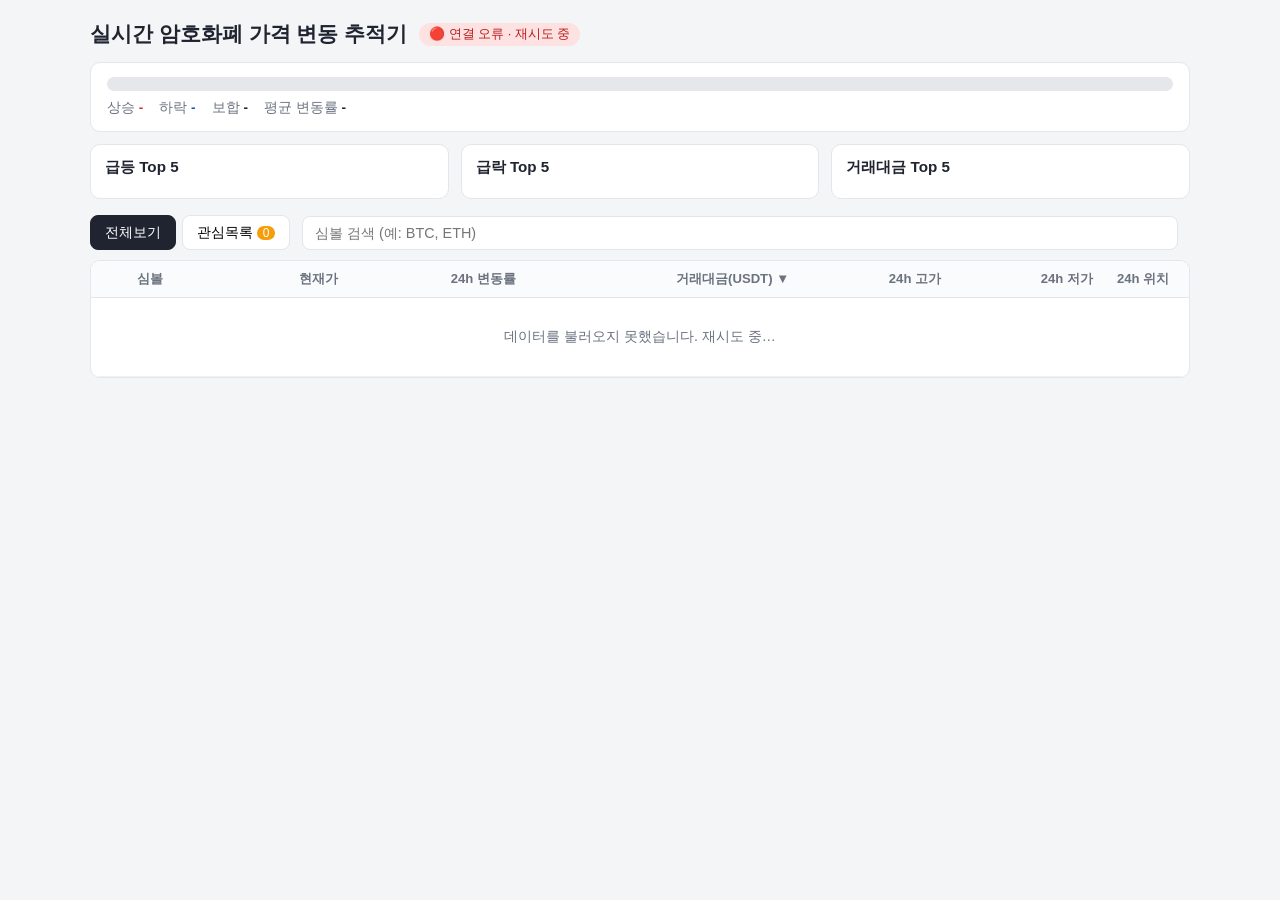
<file: JavaScript/day3/index.html>
<!DOCTYPE html>
<html lang="ko">
  <head>
    <meta charset="UTF-8" />
    <meta name="viewport" content="width=device-width, initial-scale=1.0" />
    <title>실시간 암호화폐 가격 변동 추적기 (3일차)</title>
    <link rel="stylesheet" href="style.css" />
  </head>
  <body>
    <header class="app-header">
      <div class="title-row">
        <h1>실시간 암호화폐 가격 변동 추적기</h1>
        <span id="status" class="status">연결 중…</span>
      </div>

      <!-- [기능 2] 시장 동향: 상승/하락 폭 + 평균 변동률 -->
      <div class="market" id="market">
        <div class="market-breadth">
          <div class="breadth-bar">
            <span class="breadth-up" id="breadthUp"></span>
            <span class="breadth-down" id="breadthDown"></span>
          </div>
          <div class="breadth-legend">
            <span class="up">상승 <b id="countUp">-</b></span>
            <span class="down">하락 <b id="countDown">-</b></span>
            <span class="flat">보합 <b id="countFlat">-</b></span>
            <span class="avg">평균 변동률 <b id="avgChange">-</b></span>
          </div>
        </div>
      </div>

      <!-- [기능 2] 시장 동향: Top 상승/하락, 거래대금 상위 -->
      <div class="boards">
        <div class="board">
          <h2>급등 Top 5</h2>
          <ul id="boardGainers"></ul>
        </div>
        <div class="board">
          <h2>급락 Top 5</h2>
          <ul id="boardLosers"></ul>
        </div>
        <div class="board">
          <h2>거래대금 Top 5</h2>
          <ul id="boardVolume"></ul>
        </div>
      </div>
    </header>

    <div class="toolbar">
      <!-- 필수: 전체보기 / 관심목록 탭 분리 -->
      <div class="tabs">
        <button type="button" class="tab active" data-tab="all">전체보기</button>
        <button type="button" class="tab" data-tab="fav">
          관심목록 <span class="badge" id="favCount">0</span>
        </button>
      </div>
      <!-- 필수: 검색 -->
      <input
        type="search"
        id="search"
        class="search"
        placeholder="심볼 검색 (예: BTC, ETH)"
        autocomplete="off"
      />
      <span id="updated" class="updated"></span>
    </div>

    <div class="table-wrap">
      <table class="coin-table">
        <thead>
          <tr>
            <th class="col-fav" aria-label="관심"></th>
            <!-- [기능 3] 정렬 가능한 헤더 -->
            <th class="col-symbol sortable" data-sort="symbol">심볼</th>
            <th class="num sortable" data-sort="lastPrice">현재가</th>
            <th class="num sortable" data-sort="priceChangePercent">24h 변동률</th>
            <th class="num sortable" data-sort="quoteVolume">거래대금(USDT)</th>
            <th class="num sortable" data-sort="highPrice">24h 고가</th>
            <th class="num sortable" data-sort="lowPrice">24h 저가</th>
            <th class="col-range" title="24h 저가~고가 중 현재가 위치">24h 위치</th>
          </tr>
        </thead>
        <tbody id="tbody">
          <tr class="empty-row">
            <td colspan="8">데이터를 불러오는 중…</td>
          </tr>
        </tbody>
      </table>
    </div>

    <!-- [기능 1] 종목 상세 + 기술적 지표 (SMA20/50, RSI14) -->
    <div class="detail" id="detail" hidden>
      <div class="detail-box">
        <button type="button" class="detail-close" id="detailClose" aria-label="닫기">✕</button>
        <div class="detail-head">
          <h2 id="detailTitle">—</h2>
          <div class="detail-price" id="detailPrice"></div>
        </div>

        <div class="interval-buttons" id="intervalButtons">
          <button type="button" data-interval="15m">15분</button>
          <button type="button" data-interval="1h" class="active">1시간</button>
          <button type="button" data-interval="4h">4시간</button>
          <button type="button" data-interval="1d">1일</button>
        </div>

        <svg
          id="chart"
          class="chart"
          viewBox="0 0 640 240"
          preserveAspectRatio="none"
          role="img"
          aria-label="가격 차트"
        ></svg>
        <div class="chart-legend">
          <span class="k-price">종가</span>
          <span class="k-sma20">SMA 20</span>
          <span class="k-sma50">SMA 50</span>
          <span class="k-band">볼린저(20,2σ)</span>
          <span class="k-vol">거래량</span>
        </div>

        <div class="indicators" id="indicators"></div>
        <p class="detail-note" id="detailNote"></p>
      </div>
    </div>

    <script src="app.js"></script>
  </body>
</html>
</file>
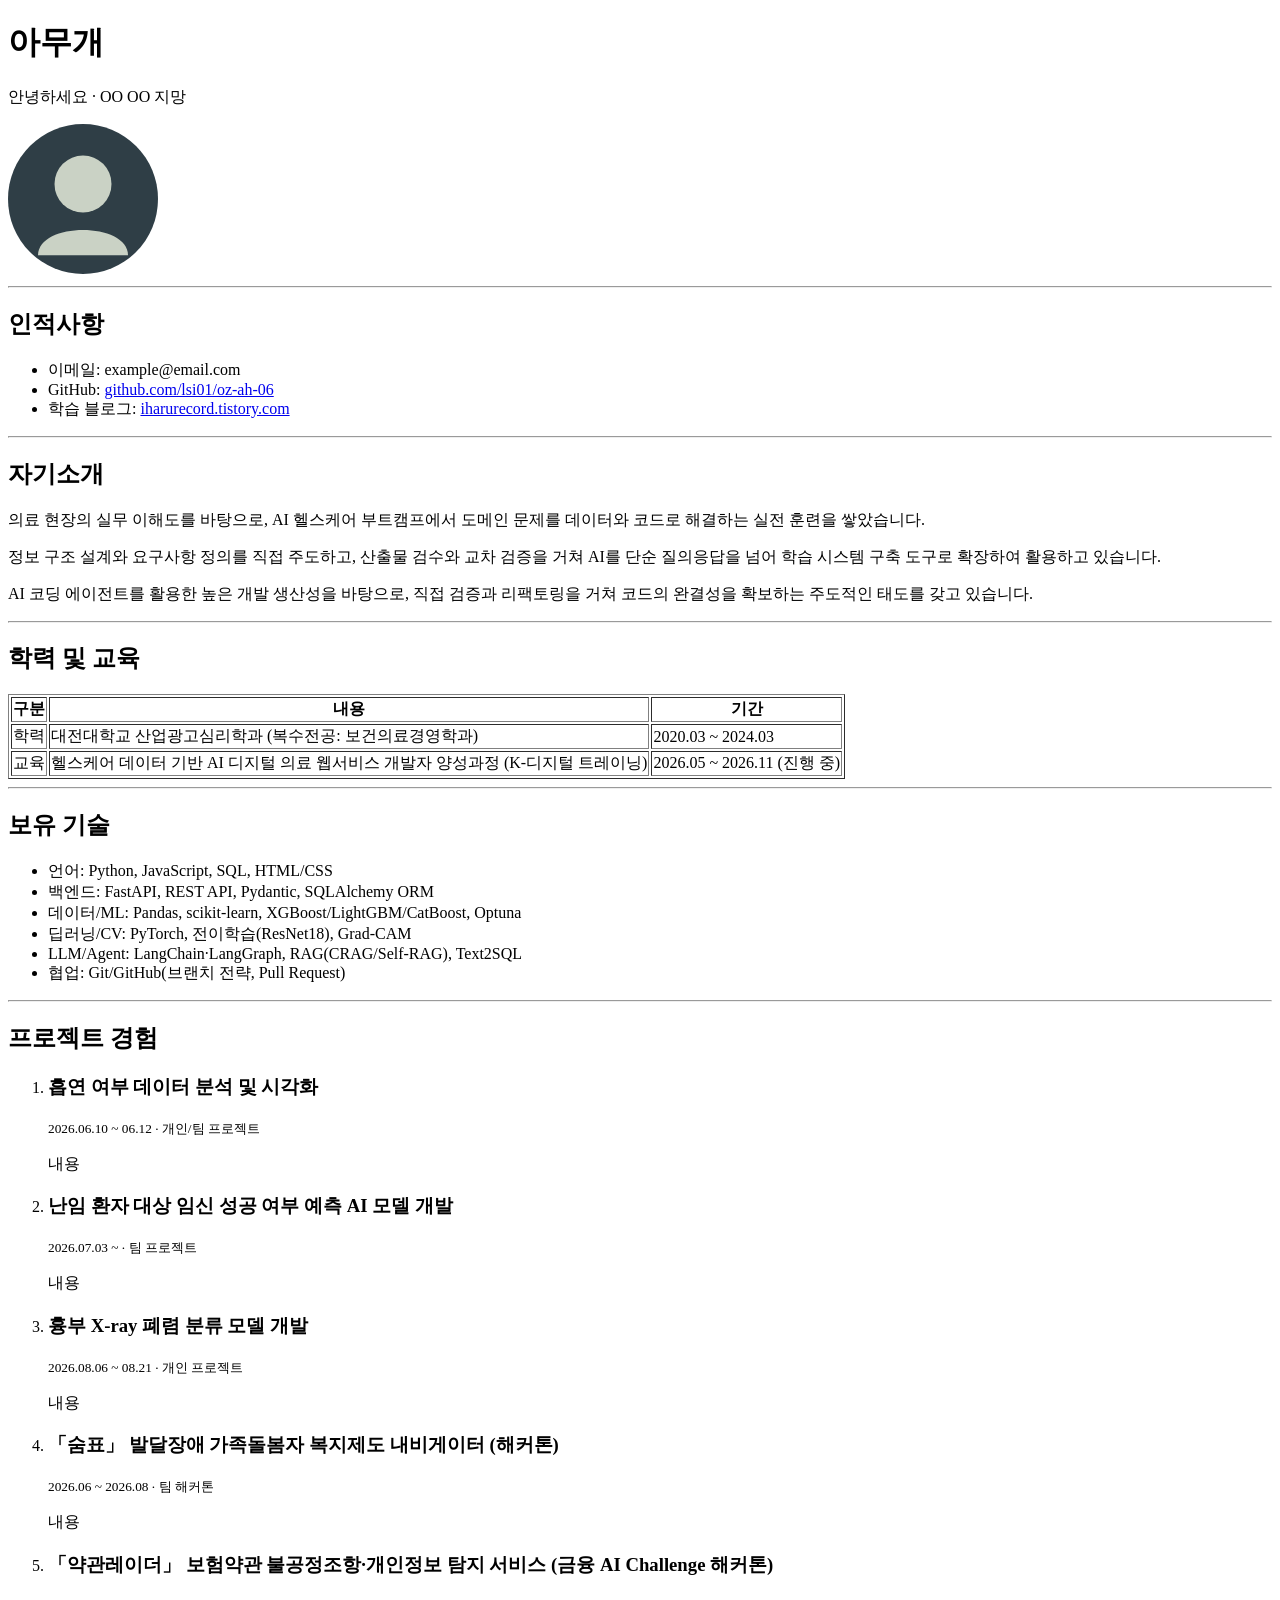
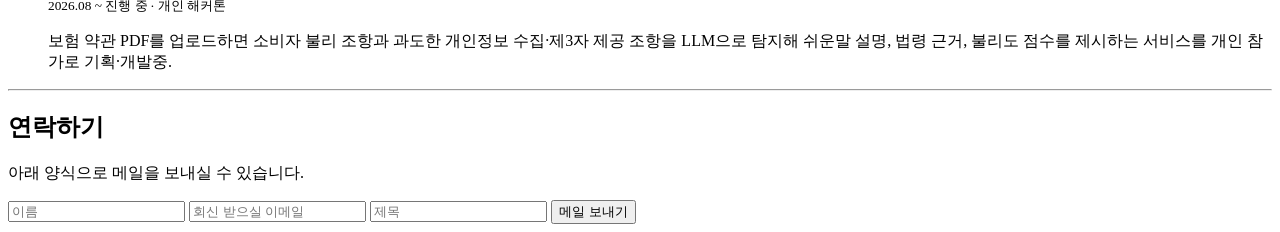
<file: HTML_CSS/day1/resume.html>
<!DOCTYPE html>
<html lang="ko">
<head>
  <meta charset="UTF-8">
  <meta name="viewport" content="width=device-width, initial-scale=1.0">
  <title>아무개 - 이력서</title>
</head>
<body>

  <h1>아무개</h1>
  <p>안녕하세요 · OO OO 지망</p>

  <img src="./profile.svg" alt="프로필 사진" width="150">

  <hr>

  <h2>인적사항</h2>
  <ul>
    <li>이메일: example@email.com</li>
    <li>GitHub: <a href="https://github.com/lsi01/oz-ah-06">github.com/lsi01/oz-ah-06</a></li>
    <li>학습 블로그: <a href="https://iharurecord.tistory.com/">iharurecord.tistory.com</a></li>
  </ul>

  <hr>

  <h2>자기소개</h2>
  <p>의료 현장의 실무 이해도를 바탕으로, AI 헬스케어 부트캠프에서 도메인 문제를 데이터와 코드로 해결하는 실전 훈련을 쌓았습니다.</p>
  <p>정보 구조 설계와 요구사항 정의를 직접 주도하고, 산출물 검수와 교차 검증을 거쳐 AI를 단순 질의응답을 넘어 학습 시스템 구축 도구로 확장하여 활용하고 있습니다.</p>
  <p>AI 코딩 에이전트를 활용한 높은 개발 생산성을 바탕으로, 직접 검증과 리팩토링을 거쳐 코드의 완결성을 확보하는 주도적인 태도를 갖고 있습니다.</p>

  <hr>

  <h2>학력 및 교육</h2>
  <table border="1">
    <thead>
      <tr>
        <th>구분</th>
        <th>내용</th>
        <th>기간</th>
      </tr>
    </thead>
    <tbody>
      <tr>
        <td>학력</td>
        <td>대전대학교 산업광고심리학과 (복수전공: 보건의료경영학과)</td>
        <td>2020.03 ~ 2024.03</td>
      </tr>
      <tr>
        <td>교육</td>
        <td>헬스케어 데이터 기반 AI 디지털 의료 웹서비스 개발자 양성과정 (K-디지털 트레이닝)</td>
        <td>2026.05 ~ 2026.11 (진행 중)</td>
      </tr>
    </tbody>
  </table>

  <hr>

  <h2>보유 기술</h2>
  <ul>
    <li>언어: Python, JavaScript, SQL, HTML/CSS</li>
    <li>백엔드: FastAPI, REST API, Pydantic, SQLAlchemy ORM</li>
    <li>데이터/ML: Pandas, scikit-learn, XGBoost/LightGBM/CatBoost, Optuna</li>
    <li>딥러닝/CV: PyTorch, 전이학습(ResNet18), Grad-CAM</li>
    <li>LLM/Agent: LangChain·LangGraph, RAG(CRAG/Self-RAG), Text2SQL</li>
    <li>협업: Git/GitHub(브랜치 전략, Pull Request)</li>
  </ul>

  <hr>

  <h2>프로젝트 경험</h2>

  <ol>
    <li>
      <h3>흡연 여부 데이터 분석 및 시각화</h3>
      <p><small>2026.06.10 ~ 06.12 · 개인/팀 프로젝트</small></p>
      <p> 내용 </p>
    </li>
    <li>
      <h3>난임 환자 대상 임신 성공 여부 예측 AI 모델 개발</h3>
      <p><small>2026.07.03 ~  · 팀 프로젝트</small></p>
      <p> 내용 </p>
    </li>
    <li>
      <h3>흉부 X-ray 폐렴 분류 모델 개발</h3>
      <p><small>2026.08.06 ~ 08.21 · 개인 프로젝트</small></p>
      <p> 내용 </p>
    </li>
     <li>
      <h3>「숨표」 발달장애 가족돌봄자 복지제도 내비게이터 (해커톤)</h3>
      <p><small>2026.06 ~ 2026.08 · 팀 해커톤</small></p>
      <p> 내용 </p>
    </li>
    <li>
      <h3>「약관레이더」 보험약관 불공정조항·개인정보 탐지 서비스 (금융 AI Challenge 해커톤)</h3>
      <p><small>2026.08 ~ 진행 중 · 개인 해커톤</small></p>
      <p>보험 약관 PDF를 업로드하면 소비자 불리 조항과 과도한 개인정보 수집·제3자 제공 조항을 LLM으로 탐지해 쉬운말 설명, 법령 근거, 불리도 점수를 제시하는 서비스를 개인 참가로 기획·개발중.</p>
    </li>
  </ol>

  <hr>

  <h2>연락하기</h2>
  <p>아래 양식으로 메일을 보내실 수 있습니다.</p>

  <form action="mailto:example@email.com" method="post" enctype="text/plain">
    <input type="text" name="name" placeholder="이름">
    <input type="email" name="email" placeholder="회신 받으실 이메일">
    <input type="text" name="subject" placeholder="제목">
    <button type="submit">메일 보내기</button>
  </form>

</body>
</html>
</file>
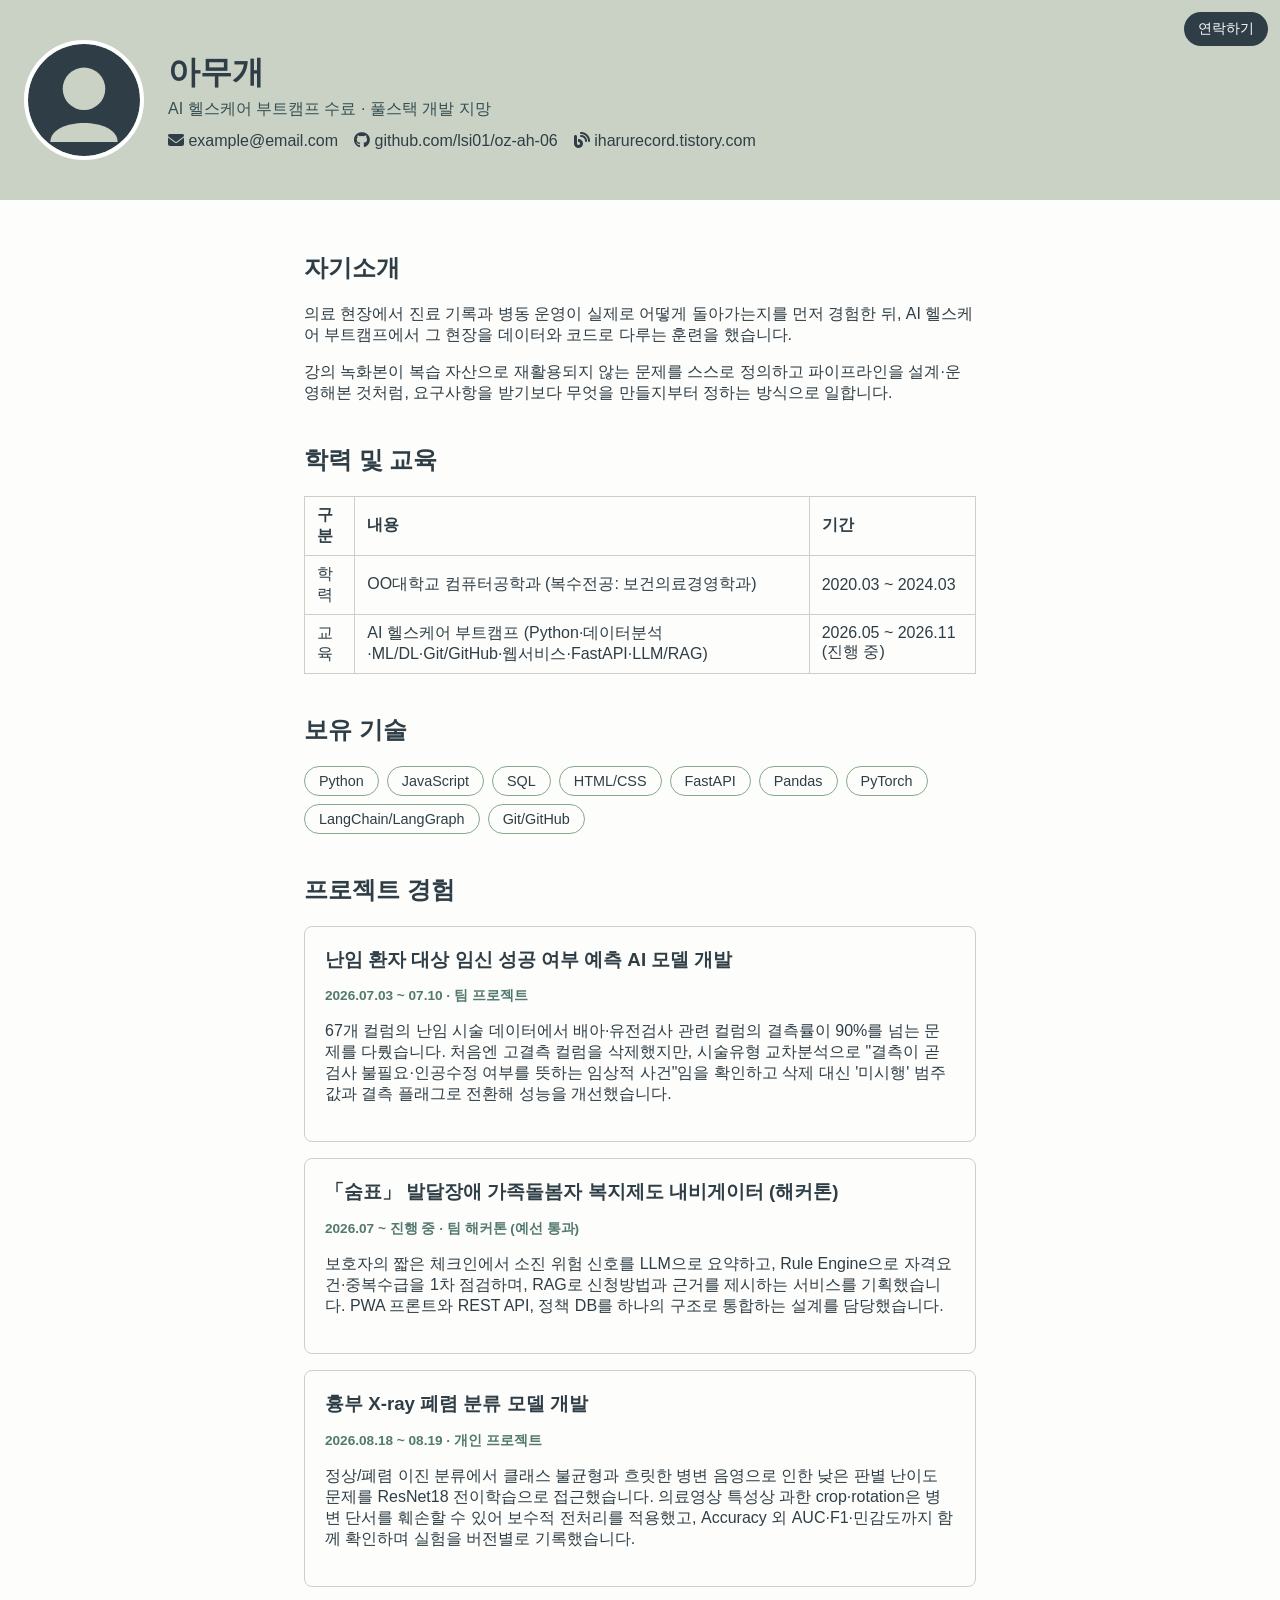
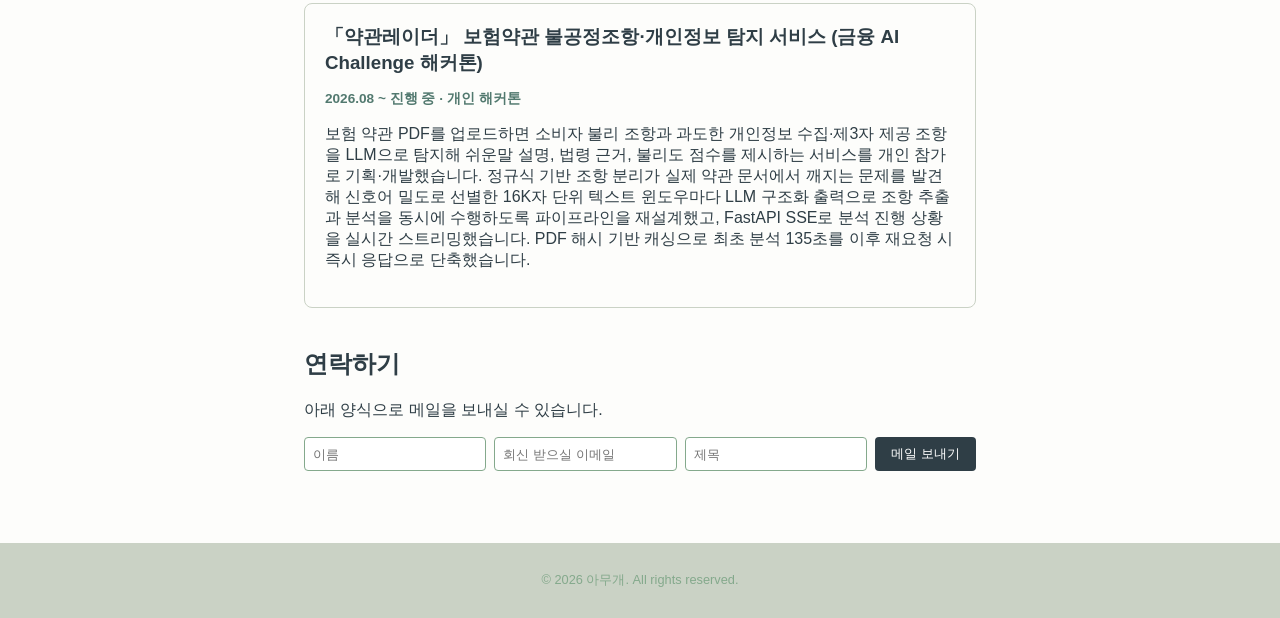
<file: HTML_CSS/day2/resume.html>
<!DOCTYPE html>
<html lang="ko">
<head>
  <meta charset="UTF-8">
  <meta name="viewport" content="width=device-width, initial-scale=1.0">
  <title>아무개 - 이력서</title>
  <link rel="stylesheet" href="https://cdnjs.cloudflare.com/ajax/libs/font-awesome/6.5.1/css/all.min.css">
  <link rel="stylesheet" href="./resume_style.css">
</head>
<body>

  <a class="top-link" href="#contact">연락하기</a>

  <header class="site-header">
    <img class="profile-photo" src="./profile.svg" alt="프로필 사진">
    <div class="header-text">
      <h1>아무개</h1>
      <p class="tagline">AI 헬스케어 부트캠프 수료 · 풀스택 개발 지망</p>
      <div class="contacts">
        <a href="mailto:example@email.com"><i class="fa-solid fa-envelope"></i> example@email.com</a>
        <a href="https://github.com/lsi01/oz-ah-06"><i class="fa-brands fa-github"></i> github.com/lsi01/oz-ah-06</a>
        <a href="https://iharurecord.tistory.com/"><i class="fa-solid fa-blog"></i> iharurecord.tistory.com</a>
      </div>
    </div>
  </header>

  <main>
    <section id="about">
      <h2>자기소개</h2>
      <p>의료 현장에서 진료 기록과 병동 운영이 실제로 어떻게 돌아가는지를 먼저 경험한 뒤, AI 헬스케어 부트캠프에서 그 현장을 데이터와 코드로 다루는 훈련을 했습니다.</p>
      <p>강의 녹화본이 복습 자산으로 재활용되지 않는 문제를 스스로 정의하고 파이프라인을 설계·운영해본 것처럼, 요구사항을 받기보다 무엇을 만들지부터 정하는 방식으로 일합니다.</p>
    </section>

    <section id="education">
      <h2>학력 및 교육</h2>
      <table>
        <thead>
          <tr>
            <th>구분</th>
            <th>내용</th>
            <th>기간</th>
          </tr>
        </thead>
        <tbody>
          <tr>
            <td>학력</td>
            <td>OO대학교 컴퓨터공학과 (복수전공: 보건의료경영학과)</td>
            <td>2020.03 ~ 2024.03</td>
          </tr>
          <tr>
            <td>교육</td>
            <td>AI 헬스케어 부트캠프 (Python·데이터분석·ML/DL·Git/GitHub·웹서비스·FastAPI·LLM/RAG)</td>
            <td>2026.05 ~ 2026.11 (진행 중)</td>
          </tr>
        </tbody>
      </table>
    </section>

    <section id="skills">
      <h2>보유 기술</h2>
      <ul class="skill-list">
        <li>Python</li>
        <li>JavaScript</li>
        <li>SQL</li>
        <li>HTML/CSS</li>
        <li>FastAPI</li>
        <li>Pandas</li>
        <li>PyTorch</li>
        <li>LangChain/LangGraph</li>
        <li>Git/GitHub</li>
      </ul>
    </section>

    <section id="projects">
      <h2>프로젝트 경험</h2>
      <ol class="project-list">
        <li class="project-card">
          <h3>난임 환자 대상 임신 성공 여부 예측 AI 모델 개발</h3>
          <p class="project-date">2026.07.03 ~ 07.10 · 팀 프로젝트</p>
          <p>67개 컬럼의 난임 시술 데이터에서 배아·유전검사 관련 컬럼의 결측률이 90%를 넘는 문제를 다뤘습니다. 처음엔 고결측 컬럼을 삭제했지만, 시술유형 교차분석으로 "결측이 곧 검사 불필요·인공수정 여부를 뜻하는 임상적 사건"임을 확인하고 삭제 대신 '미시행' 범주값과 결측 플래그로 전환해 성능을 개선했습니다.</p>
        </li>
        <li class="project-card">
          <h3>「숨표」 발달장애 가족돌봄자 복지제도 내비게이터 (해커톤)</h3>
          <p class="project-date">2026.07 ~ 진행 중 · 팀 해커톤 (예선 통과)</p>
          <p>보호자의 짧은 체크인에서 소진 위험 신호를 LLM으로 요약하고, Rule Engine으로 자격요건·중복수급을 1차 점검하며, RAG로 신청방법과 근거를 제시하는 서비스를 기획했습니다. PWA 프론트와 REST API, 정책 DB를 하나의 구조로 통합하는 설계를 담당했습니다.</p>
        </li>
        <li class="project-card">
          <h3>흉부 X-ray 폐렴 분류 모델 개발</h3>
          <p class="project-date">2026.08.18 ~ 08.19 · 개인 프로젝트</p>
          <p>정상/폐렴 이진 분류에서 클래스 불균형과 흐릿한 병변 음영으로 인한 낮은 판별 난이도 문제를 ResNet18 전이학습으로 접근했습니다. 의료영상 특성상 과한 crop·rotation은 병변 단서를 훼손할 수 있어 보수적 전처리를 적용했고, Accuracy 외 AUC·F1·민감도까지 함께 확인하며 실험을 버전별로 기록했습니다.</p>
        </li>
        <li class="project-card">
          <h3>「약관레이더」 보험약관 불공정조항·개인정보 탐지 서비스 (금융 AI Challenge 해커톤)</h3>
          <p class="project-date">2026.08 ~ 진행 중 · 개인 해커톤</p>
          <p>보험 약관 PDF를 업로드하면 소비자 불리 조항과 과도한 개인정보 수집·제3자 제공 조항을 LLM으로 탐지해 쉬운말 설명, 법령 근거, 불리도 점수를 제시하는 서비스를 개인 참가로 기획·개발했습니다. 정규식 기반 조항 분리가 실제 약관 문서에서 깨지는 문제를 발견해 신호어 밀도로 선별한 16K자 단위 텍스트 윈도우마다 LLM 구조화 출력으로 조항 추출과 분석을 동시에 수행하도록 파이프라인을 재설계했고, FastAPI SSE로 분석 진행 상황을 실시간 스트리밍했습니다. PDF 해시 기반 캐싱으로 최초 분석 135초를 이후 재요청 시 즉시 응답으로 단축했습니다.</p>
        </li>
      </ol>
    </section>

    <section id="contact">
      <h2>연락하기</h2>
      <p>아래 양식으로 메일을 보내실 수 있습니다.</p>
      <form action="mailto:example@email.com" method="post" enctype="text/plain">
        <input type="text" name="name" placeholder="이름">
        <input type="email" name="email" placeholder="회신 받으실 이메일">
        <input type="text" name="subject" placeholder="제목">
        <button type="submit">메일 보내기</button>
      </form>
    </section>
  </main>

  <footer>
    <p>&copy; 2026 아무개. All rights reserved.</p>
  </footer>

</body>
</html>
</file>
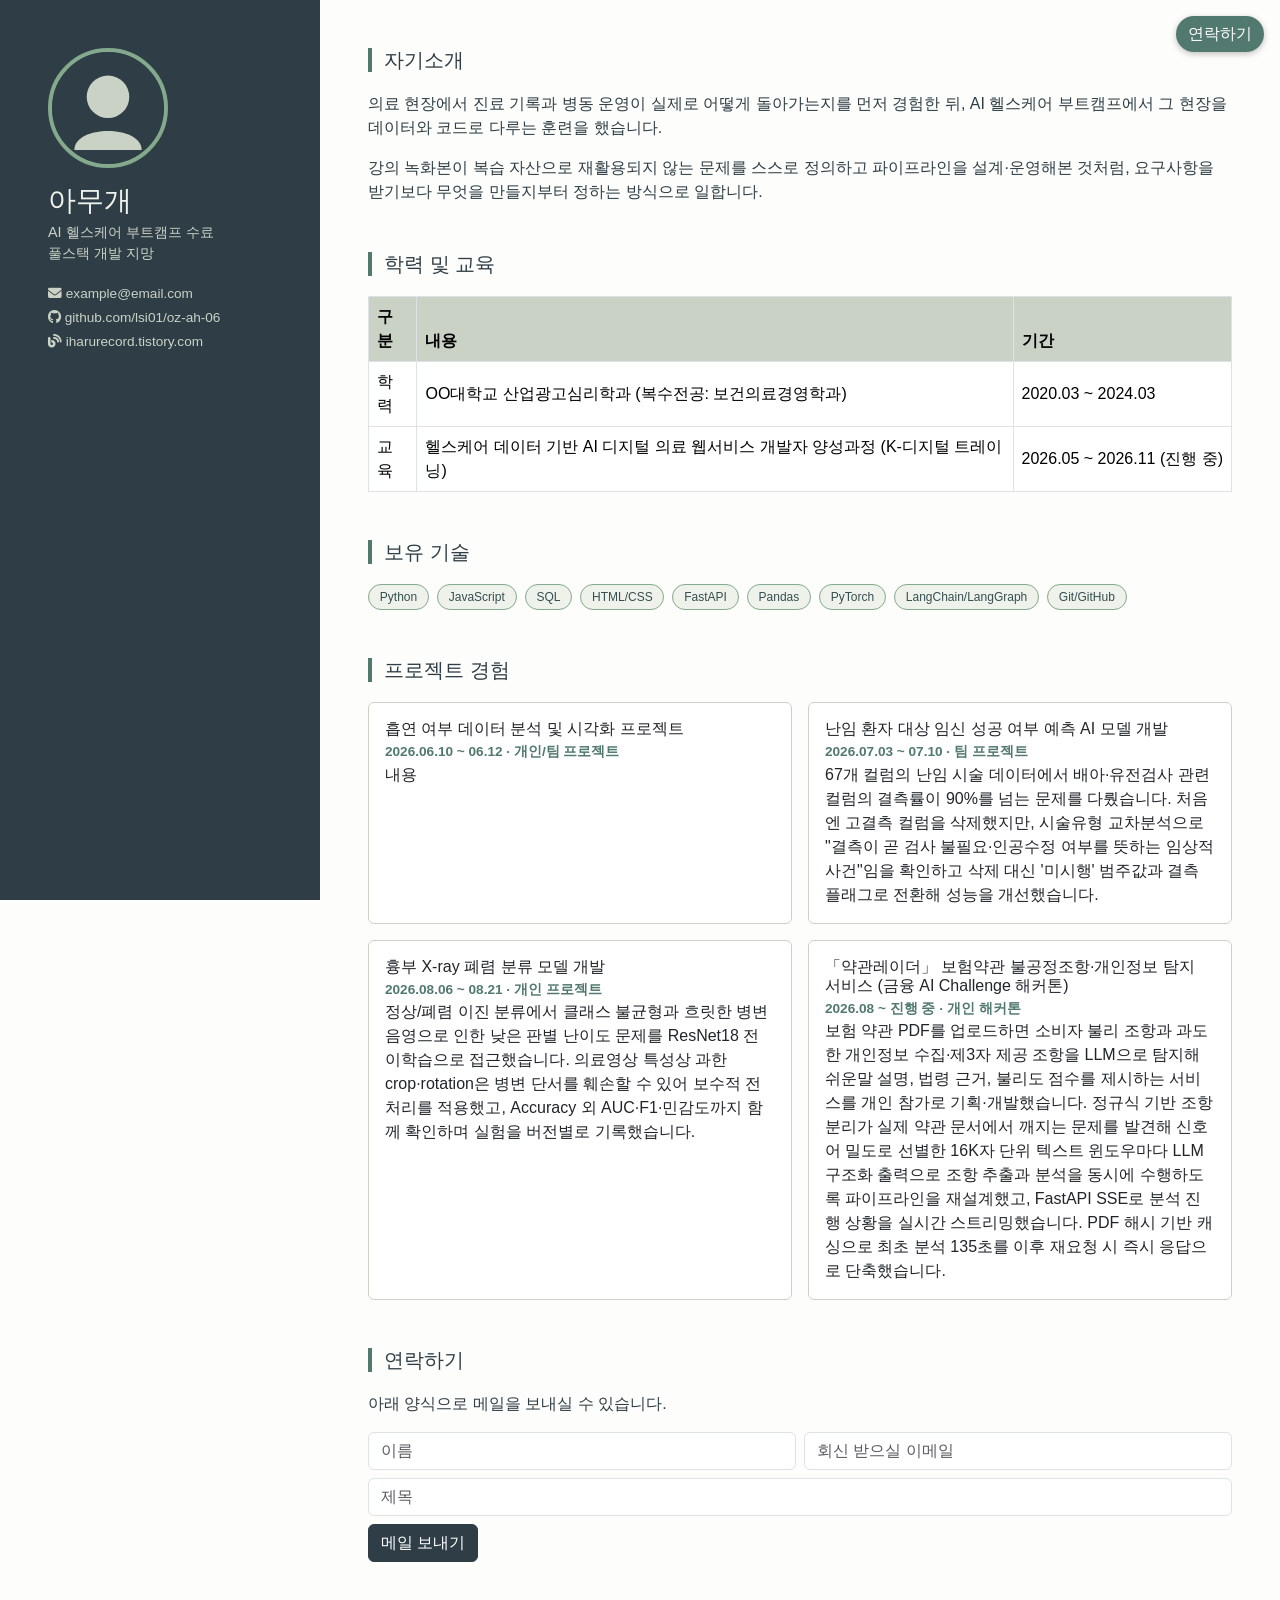
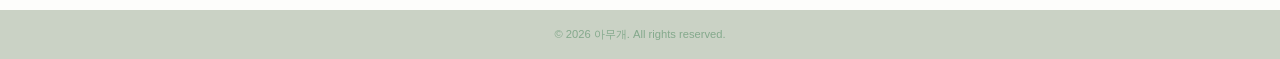
<file: HTML_CSS/day3/resume.html>
<!DOCTYPE html>
<html lang="ko">
<head>
  <meta charset="UTF-8">
  <meta name="viewport" content="width=device-width, initial-scale=1.0">
  <title>아무개 - 이력서</title>
  <link rel="stylesheet" href="https://cdnjs.cloudflare.com/ajax/libs/font-awesome/6.5.1/css/all.min.css">
  <link rel="stylesheet" href="https://cdn.jsdelivr.net/npm/bootstrap@5.3.3/dist/css/bootstrap.min.css">
  <link rel="stylesheet" href="./resume_style.css">
</head>
<body>

  <a class="top-link btn btn-dark rounded-pill position-fixed top-0 end-0 m-3" href="#contact">연락하기</a>

  <div class="container-fluid p-0">
    <div class="row g-0">

      <!-- 사이드바: 프로필 사진 + 연락처. 데스크탑에서는 왼쪽 고정, 모바일에서는 위쪽에 쌓임(Bootstrap 그리드) -->
      <aside class="col-12 col-md-4 col-lg-3 sidebar text-center text-md-start p-4 p-lg-5">
        <img class="profile-photo rounded-circle mb-3" src="./profile.svg" alt="프로필 사진">
        <h1 class="h3 mb-1">아무개</h1>
        <p class="tagline">AI 헬스케어 부트캠프 수료<br>풀스택 개발 지망</p>
        <ul class="list-unstyled contacts d-flex d-md-block flex-wrap justify-content-center gap-2">
          <li><a href="mailto:example@email.com"><i class="fa-solid fa-envelope"></i> example@email.com</a></li>
          <li><a href="https://github.com/lsi01/oz-ah-06"><i class="fa-brands fa-github"></i> github.com/lsi01/oz-ah-06</a></li>
          <li><a href="https://iharurecord.tistory.com/"><i class="fa-solid fa-blog"></i> iharurecord.tistory.com</a></li>
        </ul>
      </aside>

      <!-- 본문 -->
      <main class="col-12 col-md-8 col-lg-9 p-4 p-lg-5">

        <section id="about" class="mb-5">
          <h2 class="section-title">자기소개</h2>
          <p>의료 현장에서 진료 기록과 병동 운영이 실제로 어떻게 돌아가는지를 먼저 경험한 뒤, AI 헬스케어 부트캠프에서 그 현장을 데이터와 코드로 다루는 훈련을 했습니다.</p>
          <p>강의 녹화본이 복습 자산으로 재활용되지 않는 문제를 스스로 정의하고 파이프라인을 설계·운영해본 것처럼, 요구사항을 받기보다 무엇을 만들지부터 정하는 방식으로 일합니다.</p>
        </section>

        <section id="education" class="mb-5">
          <h2 class="section-title">학력 및 교육</h2>
          <div class="table-responsive">
            <table class="table table-bordered align-middle mb-0">
              <thead>
                <tr>
                  <th>구분</th>
                  <th>내용</th>
                  <th>기간</th>
                </tr>
              </thead>
              <tbody>
                <tr>
                  <td>학력</td>
                  <td>OO대학교 산업광고심리학과 (복수전공: 보건의료경영학과)</td>
                  <td class="text-nowrap">2020.03 ~ 2024.03</td>
                </tr>
                <tr>
                  <td>교육</td>
                  <td>헬스케어 데이터 기반 AI 디지털 의료 웹서비스 개발자 양성과정 (K-디지털 트레이닝)</td>
                  <td class="text-nowrap">2026.05 ~ 2026.11 (진행 중)</td>
                </tr>
              </tbody>
            </table>
          </div>
        </section>

        <section id="skills" class="mb-5">
          <h2 class="section-title">보유 기술</h2>
          <ul class="list-unstyled d-flex flex-wrap gap-2 skill-list mb-0">
            <li class="badge rounded-pill skill-badge">Python</li>
            <li class="badge rounded-pill skill-badge">JavaScript</li>
            <li class="badge rounded-pill skill-badge">SQL</li>
            <li class="badge rounded-pill skill-badge">HTML/CSS</li>
            <li class="badge rounded-pill skill-badge">FastAPI</li>
            <li class="badge rounded-pill skill-badge">Pandas</li>
            <li class="badge rounded-pill skill-badge">PyTorch</li>
            <li class="badge rounded-pill skill-badge">LangChain/LangGraph</li>
            <li class="badge rounded-pill skill-badge">Git/GitHub</li>
          </ul>
        </section>

        <section id="projects" class="mb-5">
          <h2 class="section-title">프로젝트 경험</h2>
          <div class="row g-3">
            <div class="col-12 col-lg-6">
              <div class="card project-card h-100">
                <div class="card-body">
                  <h3 class="card-title h6">흡연 여부 데이터 분석 및 시각화 프로젝트</h3>
                  <p class="card-subtitle project-date">2026.06.10 ~ 06.12 · 개인/팀 프로젝트</p>
                  <p class="card-text">내용</p>
                </div>
              </div>
            </div>
            <div class="col-12 col-lg-6">
              <div class="card project-card h-100">
                <div class="card-body">
                  <h3 class="card-title h6">난임 환자 대상 임신 성공 여부 예측 AI 모델 개발</h3>
                  <p class="card-subtitle project-date">2026.07.03 ~ 07.10 · 팀 프로젝트</p>
                  <p class="card-text">67개 컬럼의 난임 시술 데이터에서 배아·유전검사 관련 컬럼의 결측률이 90%를 넘는 문제를 다뤘습니다. 처음엔 고결측 컬럼을 삭제했지만, 시술유형 교차분석으로 "결측이 곧 검사 불필요·인공수정 여부를 뜻하는 임상적 사건"임을 확인하고 삭제 대신 '미시행' 범주값과 결측 플래그로 전환해 성능을 개선했습니다.</p>
                </div>
              </div>
            </div>
            <div class="col-12 col-lg-6">
              <div class="card project-card h-100">
                <div class="card-body">
                  <h3 class="card-title h6">흉부 X-ray 폐렴 분류 모델 개발</h3>
                  <p class="card-subtitle project-date">2026.08.06 ~ 08.21 · 개인 프로젝트</p>
                  <p class="card-text">정상/폐렴 이진 분류에서 클래스 불균형과 흐릿한 병변 음영으로 인한 낮은 판별 난이도 문제를 ResNet18 전이학습으로 접근했습니다. 의료영상 특성상 과한 crop·rotation은 병변 단서를 훼손할 수 있어 보수적 전처리를 적용했고, Accuracy 외 AUC·F1·민감도까지 함께 확인하며 실험을 버전별로 기록했습니다.</p>
                </div>
              </div>
            </div>
            <div class="col-12 col-lg-6">
              <div class="card project-card h-100">
                <div class="card-body">
                  <h3 class="card-title h6">「약관레이더」 보험약관 불공정조항·개인정보 탐지 서비스 (금융 AI Challenge 해커톤)</h3>
                  <p class="card-subtitle project-date">2026.08 ~ 진행 중 · 개인 해커톤</p>
                  <p class="card-text">보험 약관 PDF를 업로드하면 소비자 불리 조항과 과도한 개인정보 수집·제3자 제공 조항을 LLM으로 탐지해 쉬운말 설명, 법령 근거, 불리도 점수를 제시하는 서비스를 개인 참가로 기획·개발했습니다. 정규식 기반 조항 분리가 실제 약관 문서에서 깨지는 문제를 발견해 신호어 밀도로 선별한 16K자 단위 텍스트 윈도우마다 LLM 구조화 출력으로 조항 추출과 분석을 동시에 수행하도록 파이프라인을 재설계했고, FastAPI SSE로 분석 진행 상황을 실시간 스트리밍했습니다. PDF 해시 기반 캐싱으로 최초 분석 135초를 이후 재요청 시 즉시 응답으로 단축했습니다.</p>
                </div>
              </div>
            </div>
          </div>
        </section>

        <section id="contact">
          <h2 class="section-title">연락하기</h2>
          <p>아래 양식으로 메일을 보내실 수 있습니다.</p>
          <form action="mailto:example@email.com" method="post" enctype="text/plain" class="row g-2">
            <div class="col-12 col-sm-6">
              <input type="text" name="name" class="form-control" placeholder="이름">
            </div>
            <div class="col-12 col-sm-6">
              <input type="email" name="email" class="form-control" placeholder="회신 받으실 이메일">
            </div>
            <div class="col-12">
              <input type="text" name="subject" class="form-control" placeholder="제목">
            </div>
            <div class="col-12">
              <button type="submit" class="btn btn-dark">메일 보내기</button>
            </div>
          </form>
        </section>

      </main>
    </div>
  </div>

  <footer class="footer-bar text-center py-3">
    <p class="mb-0 small">&copy; 2026 아무개. All rights reserved.</p>
  </footer>

  <script src="https://cdn.jsdelivr.net/npm/bootstrap@5.3.3/dist/js/bootstrap.bundle.min.js"></script>
</body>
</html>
</file>
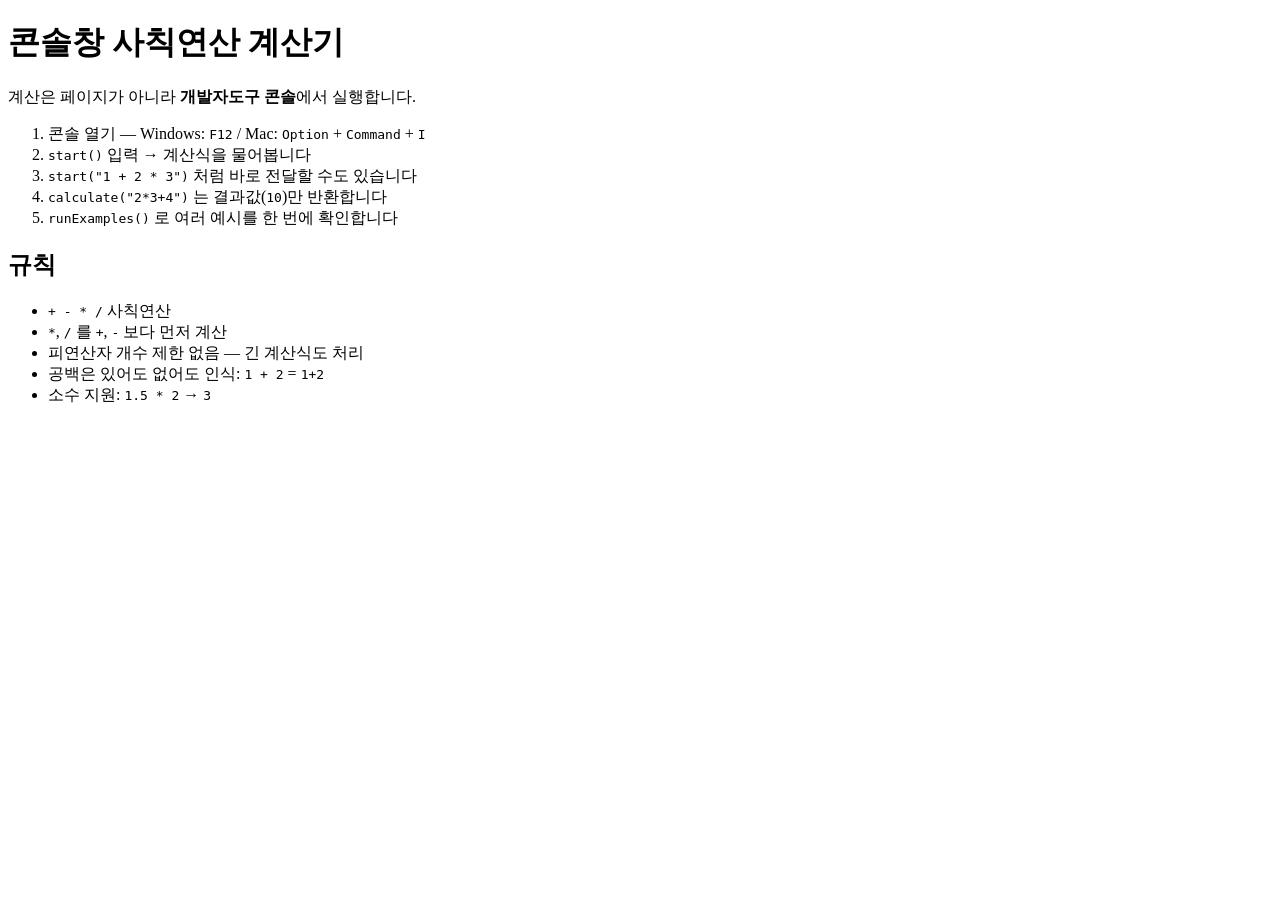
<file: JavaScript/day1/calculator.html>
<!DOCTYPE html>
<html lang="ko">
  <head>
    <meta charset="UTF-8" />
    <title>콘솔 사칙연산 계산기</title>
    <script src="calculator.js"></script>
  </head>
  <body>
    <h1>콘솔창 사칙연산 계산기</h1>
    <p>계산은 페이지가 아니라 <strong>개발자도구 콘솔</strong>에서 실행합니다.</p>

    <ol>
      <li>
        콘솔 열기 &mdash; Windows: <kbd>F12</kbd> /
        Mac: <kbd>Option</kbd> + <kbd>Command</kbd> + <kbd>I</kbd>
      </li>
      <li><code>start()</code> 입력 &rarr; 계산식을 물어봅니다</li>
      <li><code>start("1 + 2 * 3")</code> 처럼 바로 전달할 수도 있습니다</li>
      <li><code>calculate("2*3+4")</code> 는 결과값(<code>10</code>)만 반환합니다</li>
      <li><code>runExamples()</code> 로 여러 예시를 한 번에 확인합니다</li>
    </ol>

    <h2>규칙</h2>
    <ul>
      <li><code>+ - * /</code> 사칙연산</li>
      <li><code>*</code>, <code>/</code> 를 <code>+</code>, <code>-</code> 보다 먼저 계산</li>
      <li>피연산자 개수 제한 없음 &mdash; 긴 계산식도 처리</li>
      <li>공백은 있어도 없어도 인식: <code>1 + 2</code> = <code>1+2</code></li>
      <li>소수 지원: <code>1.5 * 2</code> &rarr; <code>3</code></li>
    </ul>
  </body>
</html>
</file>
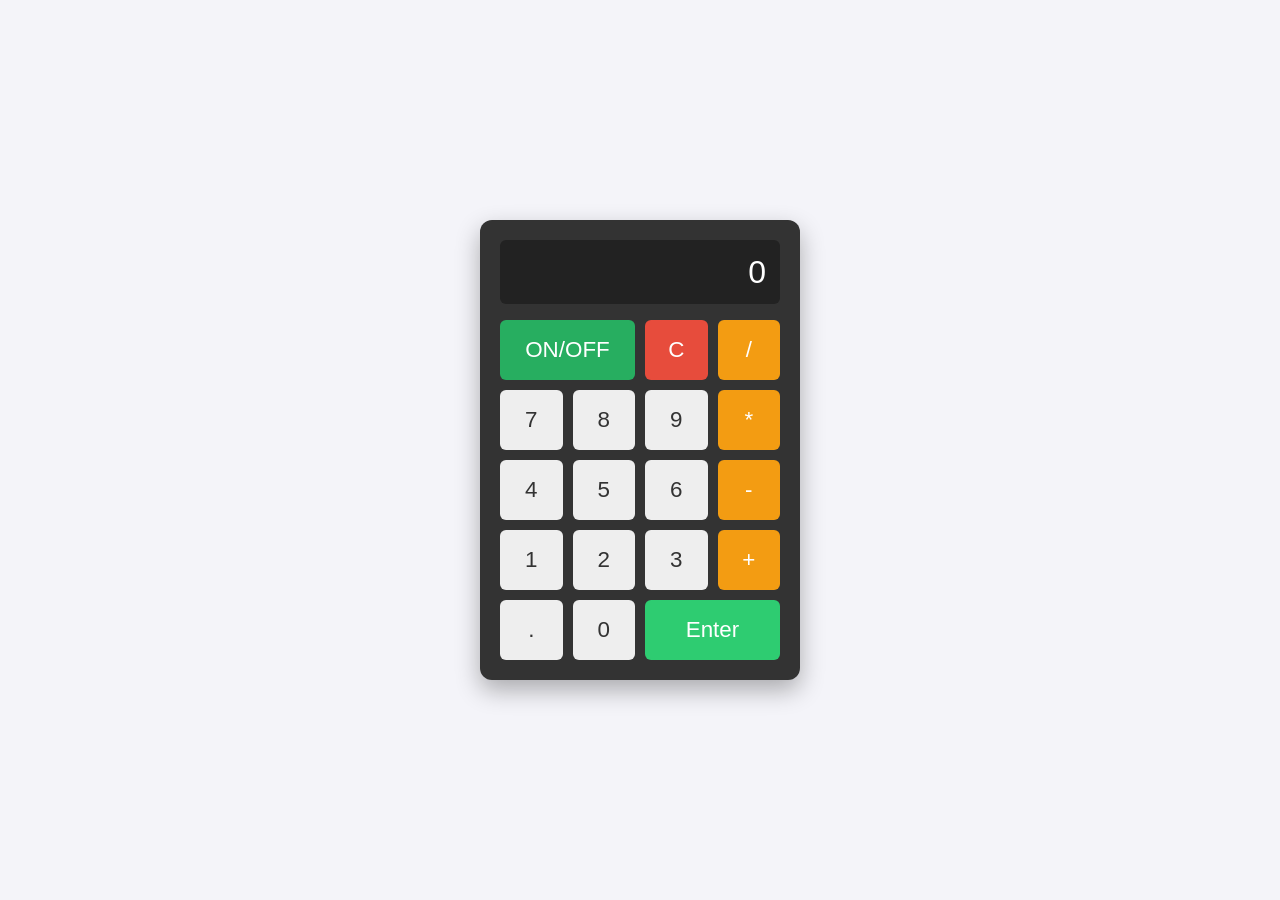
<file: JavaScript/day2/calculator.html>
<!DOCTYPE html>
<html lang="ko">
  <head>
    <meta charset="UTF-8" />
    <meta name="viewport" content="width=device-width, initial-scale=1.0" />
    <title>JS 사칙연산 계산기 (2일차)</title>
    <link rel="stylesheet" href="calculator_style.css" />
  </head>
  <body>
    <!--
      버튼에 onclick 을 직접 쓰지 않고 data-* 속성만 둔다.
      실제 동작 연결은 calculator.js 에서 querySelector + addEventListener 로 처리한다.
        data-type  : 버튼 종류 (digit / operator / dot / clear / enter / power)
        data-value : 입력될 값 (숫자, 연산자 기호)
    -->
    <div class="calculator">
      <input type="text" id="display" value="0" readonly aria-label="계산 결과" />

      <div class="buttons">
        <button type="button" class="power" data-type="power">ON/OFF</button>
        <button type="button" class="clear" data-type="clear">C</button>
        <button type="button" class="operator" data-type="operator" data-value="/">/</button>

        <button type="button" class="number" data-type="digit" data-value="7">7</button>
        <button type="button" class="number" data-type="digit" data-value="8">8</button>
        <button type="button" class="number" data-type="digit" data-value="9">9</button>
        <button type="button" class="operator" data-type="operator" data-value="*">*</button>

        <button type="button" class="number" data-type="digit" data-value="4">4</button>
        <button type="button" class="number" data-type="digit" data-value="5">5</button>
        <button type="button" class="number" data-type="digit" data-value="6">6</button>
        <button type="button" class="operator" data-type="operator" data-value="-">-</button>

        <button type="button" class="number" data-type="digit" data-value="1">1</button>
        <button type="button" class="number" data-type="digit" data-value="2">2</button>
        <button type="button" class="number" data-type="digit" data-value="3">3</button>
        <button type="button" class="operator" data-type="operator" data-value="+">+</button>

        <button type="button" class="number" data-type="dot" data-value=".">.</button>
        <button type="button" class="number" data-type="digit" data-value="0">0</button>
        <button type="button" class="enter" data-type="enter">Enter</button>
      </div>
    </div>

    <!-- DOM 이 모두 만들어진 뒤 실행되도록 body 끝에서 로드 -->
    <script src="calculator.js"></script>
  </body>
</html>
</file>
<file: JavaScript/day3/style.css>
/* 실시간 암호화폐 가격 변동 추적기 (JavaScript 3일차) */

/* 한국 관례: 상승 = 빨강, 하락 = 파랑 */
:root {
  --up: #e12d39;
  --down: #1d4ed8;
  --flat: #6b7280;
  --bg: #f4f5f7;
  --card: #ffffff;
  --border: #e3e6ea;
  --text: #1f2430;
  --muted: #6b7280;
  --accent: #f59e0b;
}

* {
  box-sizing: border-box;
}

body {
  margin: 0;
  padding: 20px;
  background: var(--bg);
  color: var(--text);
  font-family: "Segoe UI", "Apple SD Gothic Neo", Arial, sans-serif;
  font-size: 14px;
}

h1 {
  margin: 0;
  font-size: 1.3rem;
}
h2 {
  margin: 0 0 8px;
  font-size: 0.95rem;
}

.app-header {
  max-width: 1100px;
  margin: 0 auto 16px;
}

.title-row {
  display: flex;
  align-items: center;
  gap: 12px;
  margin-bottom: 14px;
}

/* 연결 상태 표시 */
.status {
  font-size: 0.8rem;
  padding: 3px 10px;
  border-radius: 999px;
  background: #e5e7eb;
  color: var(--muted);
}
.status.live {
  background: #dcfce7;
  color: #15803d;
}
.status.error {
  background: #fee2e2;
  color: #b91c1c;
}

/* ===== 시장 동향 ===== */
.market {
  background: var(--card);
  border: 1px solid var(--border);
  border-radius: 10px;
  padding: 14px 16px;
  margin-bottom: 12px;
}

.breadth-bar {
  display: flex;
  height: 14px;
  border-radius: 7px;
  overflow: hidden;
  background: #e5e7eb;
}
.breadth-up {
  background: var(--up);
}
.breadth-down {
  background: var(--down);
}

.breadth-legend {
  display: flex;
  flex-wrap: wrap;
  gap: 16px;
  margin-top: 8px;
  font-size: 0.85rem;
  color: var(--muted);
}
.breadth-legend b {
  color: var(--text);
}
.breadth-legend .up b {
  color: var(--up);
}
.breadth-legend .down b {
  color: var(--down);
}
/* 평균 변동률(#avgChange)에 JS가 붙이는 방향 클래스 */
#avgChange.up {
  color: var(--up);
}
#avgChange.down {
  color: var(--down);
}
#avgChange.flat {
  color: var(--flat);
}

.boards {
  display: grid;
  grid-template-columns: repeat(3, 1fr);
  gap: 12px;
}
.board {
  background: var(--card);
  border: 1px solid var(--border);
  border-radius: 10px;
  padding: 12px 14px;
}
.board ul {
  list-style: none;
  margin: 0;
  padding: 0;
}
.board li {
  display: flex;
  justify-content: space-between;
  gap: 8px;
  padding: 4px 0;
  cursor: pointer;
  border-bottom: 1px solid #f0f1f3;
}
.board li:last-child {
  border-bottom: none;
}
.board li:hover {
  color: var(--accent);
}
.board li .sym {
  font-weight: 600;
}
.board li .val.up {
  color: var(--up);
}
.board li .val.down {
  color: var(--down);
}

/* ===== 툴바 ===== */
.toolbar {
  max-width: 1100px;
  margin: 0 auto 10px;
  display: flex;
  align-items: center;
  gap: 12px;
  flex-wrap: wrap;
}
.tabs {
  display: flex;
  gap: 6px;
}
.tab {
  padding: 7px 14px;
  border: 1px solid var(--border);
  background: var(--card);
  border-radius: 8px;
  cursor: pointer;
  font-size: 0.9rem;
}
.tab.active {
  background: var(--text);
  color: #fff;
  border-color: var(--text);
}
.badge {
  display: inline-block;
  min-width: 18px;
  padding: 0 5px;
  border-radius: 999px;
  background: var(--accent);
  color: #fff;
  font-size: 0.75rem;
  text-align: center;
}
.tab.active .badge {
  background: #fff;
  color: var(--text);
}

.search {
  flex: 1;
  min-width: 180px;
  padding: 8px 12px;
  border: 1px solid var(--border);
  border-radius: 8px;
  font-size: 0.9rem;
}
.updated {
  font-size: 0.8rem;
  color: var(--muted);
}

/* ===== 테이블 ===== */
.table-wrap {
  max-width: 1100px;
  margin: 0 auto;
  max-height: 62vh;
  overflow: auto; /* 좁은 화면에서 가로 스크롤 */
  background: var(--card);
  border: 1px solid var(--border);
  border-radius: 10px;
}
.coin-table {
  width: 100%;
  border-collapse: collapse;
}
.coin-table th,
.coin-table td {
  padding: 9px 12px;
  text-align: left;
  white-space: nowrap;
}
.coin-table thead th {
  position: sticky;
  top: 0;
  background: #fafbfc;
  border-bottom: 1px solid var(--border);
  font-size: 0.82rem;
  color: var(--muted);
  z-index: 1;
}
.coin-table .num {
  text-align: right;
  font-variant-numeric: tabular-nums;
}
.coin-table tbody tr {
  border-bottom: 1px solid #f0f1f3;
}
.coin-table tbody tr:hover {
  background: #f8fafc;
  cursor: pointer;
}
.empty-row td {
  text-align: center;
  color: var(--muted);
  padding: 30px;
}

.sortable {
  cursor: pointer;
  user-select: none;
}
.sortable:hover {
  color: var(--text);
}
/* 24h 위치 게이지 */
.col-range {
  width: 84px;
}
.range-track {
  display: inline-block;
  position: relative;
  width: 64px;
  height: 6px;
  background: linear-gradient(
    to right,
    #bcd0f5 0,
    #e5e7eb 45% 55%,
    #f5c4c8 100%
  );
  border-radius: 3px;
  vertical-align: middle;
}
.range-dot {
  position: absolute;
  top: -3px;
  width: 6px;
  height: 12px;
  border-radius: 3px;
  background: var(--text);
  transform: translateX(-50%);
}

.sortable.sorted-asc::after {
  content: " ▲";
}
.sortable.sorted-desc::after {
  content: " ▼";
}

.col-fav {
  width: 34px;
  text-align: center;
}
.star {
  background: none;
  border: none;
  padding: 4px;
  font: inherit;
  line-height: 1;
  cursor: pointer;
  color: #d1d5db;
  font-size: 1rem;
}
.star.on {
  color: var(--accent);
}
.star:focus-visible {
  outline: 2px solid var(--accent);
  outline-offset: 1px;
  border-radius: 4px;
}

.chg.up {
  color: var(--up);
}
.chg.down {
  color: var(--down);
}
.chg.flat {
  color: var(--flat);
}

/* 가격 변동 플래시는 JS(Web Animations API)로 처리 — app.js updateRow() 참고 */

/* ===== 상세 패널 ===== */
.detail {
  position: fixed;
  inset: 0;
  background: rgba(15, 23, 42, 0.45);
  display: flex;
  align-items: center;
  justify-content: center;
  padding: 20px;
  z-index: 10;
}
/* hidden 속성이 붙어 있으면 숨긴다 (.detail 의 display:flex 가 기본 [hidden] 규칙을 덮어쓰므로 명시) */
.detail[hidden] {
  display: none;
}
.detail-box {
  position: relative;
  width: 680px;
  max-width: 100%;
  max-height: 90vh;
  overflow-y: auto;
  background: var(--card);
  border-radius: 12px;
  padding: 22px;
}
.detail-close {
  position: absolute;
  top: 12px;
  right: 12px;
  border: none;
  background: #f1f5f9;
  border-radius: 8px;
  width: 32px;
  height: 32px;
  cursor: pointer;
  font-size: 0.9rem;
}
.detail-head {
  display: flex;
  align-items: baseline;
  gap: 12px;
  margin-bottom: 12px;
}
.detail-head h2 {
  margin: 0;
  font-size: 1.15rem;
}
.detail-price {
  font-size: 1.1rem;
  font-variant-numeric: tabular-nums;
}
.detail-price .chg.up {
  color: var(--up);
}
.detail-price .chg.down {
  color: var(--down);
}

.interval-buttons {
  display: flex;
  gap: 6px;
  margin-bottom: 10px;
}
.interval-buttons button {
  padding: 5px 12px;
  border: 1px solid var(--border);
  background: var(--card);
  border-radius: 7px;
  cursor: pointer;
  font-size: 0.82rem;
}
.interval-buttons button.active {
  background: var(--text);
  color: #fff;
  border-color: var(--text);
}

.chart {
  width: 100%;
  height: 240px;
  background: #fbfcfd;
  border: 1px solid var(--border);
  border-radius: 8px;
}
.chart path {
  fill: none;
  stroke-width: 1.6;
  vector-effect: non-scaling-stroke; /* 가로로 늘어나도 선 굵기 유지 */
}
.chart .c-price {
  stroke: #111827;
}
.chart .c-sma20 {
  stroke: var(--accent);
}
.chart .c-sma50 {
  stroke: #3b82f6;
}
.chart .c-band {
  fill: rgba(245, 158, 11, 0.1); /* 볼린저 밴드 영역 */
  stroke: none;
}
.chart .c-vol-up {
  fill: rgba(225, 45, 57, 0.3);
}
.chart .c-vol-down {
  fill: rgba(29, 78, 216, 0.3);
}

.chart-legend {
  display: flex;
  gap: 16px;
  margin: 8px 2px 14px;
  font-size: 0.8rem;
  color: var(--muted);
}
.chart-legend span::before {
  content: "";
  display: inline-block;
  width: 14px;
  height: 3px;
  margin-right: 5px;
  vertical-align: middle;
}
.chart-legend .k-price::before {
  background: #111827;
}
.chart-legend .k-sma20::before {
  background: var(--accent);
}
.chart-legend .k-sma50::before {
  background: #3b82f6;
}
.chart-legend .k-band::before {
  background: rgba(245, 158, 11, 0.35);
  height: 10px;
}
.chart-legend .k-vol::before {
  background: rgba(120, 120, 120, 0.45);
  height: 10px;
}

/* 기술적 지표 카드 */
.indicators {
  display: grid;
  grid-template-columns: repeat(2, 1fr);
  gap: 10px;
}
.ind {
  border: 1px solid var(--border);
  border-radius: 8px;
  padding: 10px 12px;
}
.ind .ind-label {
  font-size: 0.78rem;
  color: var(--muted);
}
.ind .ind-value {
  font-size: 1.05rem;
  font-weight: 600;
  font-variant-numeric: tabular-nums;
}
.ind .tag {
  display: inline-block;
  margin-top: 4px;
  padding: 1px 8px;
  border-radius: 999px;
  font-size: 0.75rem;
}
.tag.bull {
  background: #fde2e4;
  color: var(--up);
}
.tag.bear {
  background: #dbeafe;
  color: var(--down);
}
.tag.neutral {
  background: #e5e7eb;
  color: var(--flat);
}

/* RSI 게이지 */
.rsi-gauge {
  position: relative;
  height: 8px;
  margin-top: 8px;
  border-radius: 4px;
  background: linear-gradient(
    to right,
    #dbeafe 0 30%,
    #e5e7eb 30% 70%,
    #fde2e4 70% 100%
  );
}
.rsi-gauge .marker {
  position: absolute;
  top: -3px;
  width: 3px;
  height: 14px;
  background: #111827;
  border-radius: 2px;
  transform: translateX(-50%);
}

.detail-note {
  margin: 12px 0 0;
  font-size: 0.78rem;
  color: var(--muted);
}

@media (max-width: 720px) {
  .boards {
    grid-template-columns: 1fr;
  }
  .indicators {
    grid-template-columns: 1fr;
  }
}
</file>
<file: HTML_CSS/day2/resume_style.css>
/* 전역 설정 */
* {
  box-sizing: border-box;
}

body {
  margin: 0;
  min-height: 100vh;
  display: flex;
  flex-direction: column;
  font-family: "Pretendard", "Apple SD Gothic Neo", "Malgun Gothic", sans-serif;
  color: #2f3e46;
  background-color: #fdfdfb;
}

/* 스크롤해도 항상 보이는 연락하기 바로가기 링크 (position: fixed) */
.top-link {
  position: fixed;
  top: 12px;
  right: 12px;
  padding: 8px 14px;
  background-color: #2f3e46;
  color: #fff;
  text-decoration: none;
  border-radius: 20px;
  font-size: 0.85rem;
  z-index: 10;
}

.top-link:hover {
  background-color: #52796f;
}

/* 헤더: 프로필 사진 + 텍스트를 가로로 배치 (Flexbox) */
.site-header {
  display: flex;
  align-items: center;
  gap: 24px;
  padding: 40px 24px;
  background-color: #cad2c5;
}

.profile-photo {
  width: 120px;
  height: 120px;
  border-radius: 50%;
  border: 4px solid #fff;
}

.header-text h1 {
  margin: 0 0 4px 0;
}

.tagline {
  margin: 0 0 12px 0;
  color: #354f52;
}

/* 연락처를 가로로 나열하고 간격은 gap으로 관리 (Flexbox) */
.contacts {
  display: flex;
  flex-wrap: wrap;
  gap: 16px;
}

.contacts a {
  color: inherit;
  text-decoration: none;
}

.contacts a:hover {
  text-decoration: underline;
}

/* 본문: 콘텐츠 양과 무관하게 footer를 하단에 고정 (flex: 1) */
main {
  flex: 1;
  max-width: 720px;
  width: 100%;
  margin: 0 auto;
  padding: 32px 24px;
}

section {
  margin-bottom: 40px;
}

/* 박스 모델 실습: padding·border로 표를 감싸기 */
table {
  width: 100%;
  border-collapse: collapse;
}

th, td {
  border: 1px solid #cad2c5;
  padding: 8px 12px;
  text-align: left;
}

/* 기술 태그: Flexbox로 여러 줄에 걸쳐 나란히 배치 */
.skill-list {
  display: flex;
  flex-wrap: wrap;
  gap: 8px;
  list-style: none;
  padding: 0;
}

.skill-list li {
  padding: 6px 14px;
  border: 1px solid #84a98c;
  border-radius: 16px;
  font-size: 0.9rem;
}

/* 프로젝트 카드: 박스 모델(padding, border, margin) */
.project-list {
  list-style: none;
  padding: 0;
  margin: 0;
  display: flex;
  flex-direction: column;
  gap: 16px;
}

.project-card {
  padding: 20px;
  border: 1px solid #cad2c5;
  border-radius: 8px;
}

.project-card h3 {
  margin-top: 0;
}

/* 프로젝트 진행 시기 — 카드 안에서 눈에 덜 띄는 보조 텍스트 */
.project-date {
  margin: -4px 0 8px 0;
  color: #52796f;
  font-size: 0.85rem;
  font-weight: 600;
}

/* 연락 폼: Flexbox로 입력창을 가로 배치, 좁은 화면에서는 세로로 */
#contact form {
  display: flex;
  flex-wrap: wrap;
  gap: 8px;
}

#contact input {
  flex: 1;
  min-width: 140px;
  padding: 8px;
  border: 1px solid #84a98c;
  border-radius: 4px;
}

#contact button {
  padding: 8px 16px;
  border: none;
  border-radius: 4px;
  background-color: #2f3e46;
  color: #fff;
  cursor: pointer;
}

#contact button:hover {
  background-color: #52796f;
}

footer {
  padding: 16px;
  text-align: center;
  font-size: 0.8rem;
  color: #84a98c;
  background-color: #cad2c5;
}

/* 반응형 디자인: 화면 너비가 600px보다 좁아지면 헤더를 세로로 재배치 */
@media (max-width: 600px) {
  .site-header {
    flex-direction: column;
    text-align: center;
  }

  .contacts {
    justify-content: center;
  }

  #contact form {
    flex-direction: column;
  }
}
</file>
<file: JavaScript/day2/calculator_style.css>
/* JavaScript 2일차 [필수] - 계산기 스타일 */

* {
  box-sizing: border-box;
}

body {
  display: flex;
  justify-content: center;
  align-items: center;
  min-height: 100vh;
  margin: 0;
  background-color: #f4f4f9;
  font-family: "Segoe UI", "Apple SD Gothic Neo", Arial, sans-serif;
}

.calculator {
  width: 320px;
  padding: 20px;
  background-color: #333;
  border-radius: 12px;
  box-shadow: 0 10px 25px rgba(0, 0, 0, 0.3);
}

/* 디스플레이 : 입력·결과 표시. readonly 라서 직접 타이핑은 안 되고 버튼/키보드로만 입력 */
#display {
  width: 100%;
  height: 64px;
  margin-bottom: 16px;
  padding: 10px 14px;
  background-color: #222;
  color: #fff;
  font-size: 2rem;
  text-align: right;
  border: none;
  border-radius: 6px;
}

/* 버튼 배치 : 4열 그리드 */
.buttons {
  display: grid;
  grid-template-columns: repeat(4, 1fr);
  gap: 10px;
}

button {
  height: 60px;
  font-size: 1.4rem;
  border: none;
  border-radius: 6px;
  cursor: pointer;
  transition: background-color 0.15s, transform 0.05s;
}

button:active {
  transform: scale(0.96);
}

/* 전원 OFF 상태에서 비활성화된 버튼 */
button:disabled {
  opacity: 0.4;
  cursor: not-allowed;
}

.number {
  background-color: #eee;
  color: #333;
}
.number:hover:not(:disabled) {
  background-color: #ddd;
}

.operator {
  background-color: #f39c12;
  color: #fff;
}
.operator:hover:not(:disabled) {
  background-color: #e67e22;
}

.clear {
  background-color: #e74c3c;
  color: #fff;
}
.clear:hover:not(:disabled) {
  background-color: #c0392b;
}

/* Enter 는 두 칸을 차지 */
.enter {
  grid-column: span 2;
  background-color: #2ecc71;
  color: #fff;
}
.enter:hover:not(:disabled) {
  background-color: #27ae60;
}

/* ON/OFF 도 두 칸. 켜져 있으면 .on 클래스로 초록색 */
.power {
  grid-column: span 2;
  background-color: #7f8c8d;
  color: #fff;
}
.power.on {
  background-color: #27ae60;
}
.power:hover {
  background-color: #95a5a6;
}
</file>
<file: HTML_CSS/day3/resume_style.css>
/* 전역 설정 — Bootstrap 위에 색상/타이포만 덮어씀 */
body {
  font-family: "Pretendard", "Apple SD Gothic Neo", "Malgun Gothic", sans-serif;
  color: #2f3e46;
  background-color: #fdfdfb;
}

a {
  color: inherit;
}

/* 연락하기 바로가기 버튼 (Bootstrap position-fixed 유틸리티 사용).
   모바일에서는 이 버튼이 어두운 사이드바 위에 겹쳐 보이므로,
   사이드바(#2f3e46)·본문 배경(#fdfdfb) 어느 쪽 위에서도 도드라지는
   중간 톤의 accent 색을 사용한다. */
.top-link {
  background-color: #52796f;
  border: none;
  box-shadow: 0 2px 6px rgba(0, 0, 0, 0.25);
}

.top-link:hover {
  background-color: #84a98c;
}

/* 사이드바: 어두운 배경 + 데스크탑에서는 화면에 고정(sticky)되어 스크롤해도 따라옴 */
.sidebar {
  background-color: #2f3e46;
  color: #eef2ea;
}

.sidebar .tagline {
  color: #cad2c5;
  font-size: 0.9rem;
}

.sidebar .contacts a {
  text-decoration: none;
  font-size: 0.85rem;
  color: #cad2c5;
}

.sidebar .contacts a:hover {
  color: #fff;
  text-decoration: underline;
}

.profile-photo {
  width: 120px;
  height: 120px;
  border: 4px solid #84a98c;
}

/* 반응형 디자인: 데스크탑 폭(md 이상)에서만 사이드바를 화면 높이에 고정 */
@media (min-width: 768px) {
  .sidebar {
    position: sticky;
    top: 0;
    height: 100vh;
    overflow-y: auto;
  }
}

/* 본문 섹션 제목: 왼쪽 강조 바 */
.section-title {
  border-left: 4px solid #52796f;
  padding-left: 12px;
  margin-bottom: 20px;
  font-size: 1.25rem;
}

/* 프로젝트 진행 시기 — 카드 안에서 눈에 덜 띄는 보조 텍스트 */
.project-date {
  color: #52796f;
  font-size: 0.85rem;
  font-weight: 600;
}

/* 학력/교육 표 */
.table th {
  background-color: #cad2c5;
}

/* 기술 태그(뱃지) */
.skill-badge {
  background-color: #eef2ea;
  color: #354f52;
  border: 1px solid #84a98c;
  font-weight: 400;
  padding: 0.5em 0.9em;
}

/* 프로젝트 카드 */
.project-card {
  border: 1px solid #cad2c5;
  transition: box-shadow 0.15s ease, border-color 0.15s ease;
}

.project-card:hover {
  border-color: #84a98c;
  box-shadow: 0 4px 12px rgba(47, 62, 70, 0.08);
}

/* 연락 폼 버튼 */
#contact .btn-dark {
  background-color: #2f3e46;
  border-color: #2f3e46;
}

#contact .btn-dark:hover {
  background-color: #52796f;
  border-color: #52796f;
}

.footer-bar {
  color: #84a98c;
  background-color: #cad2c5;
  font-size: 0.8rem;
}
</file>
